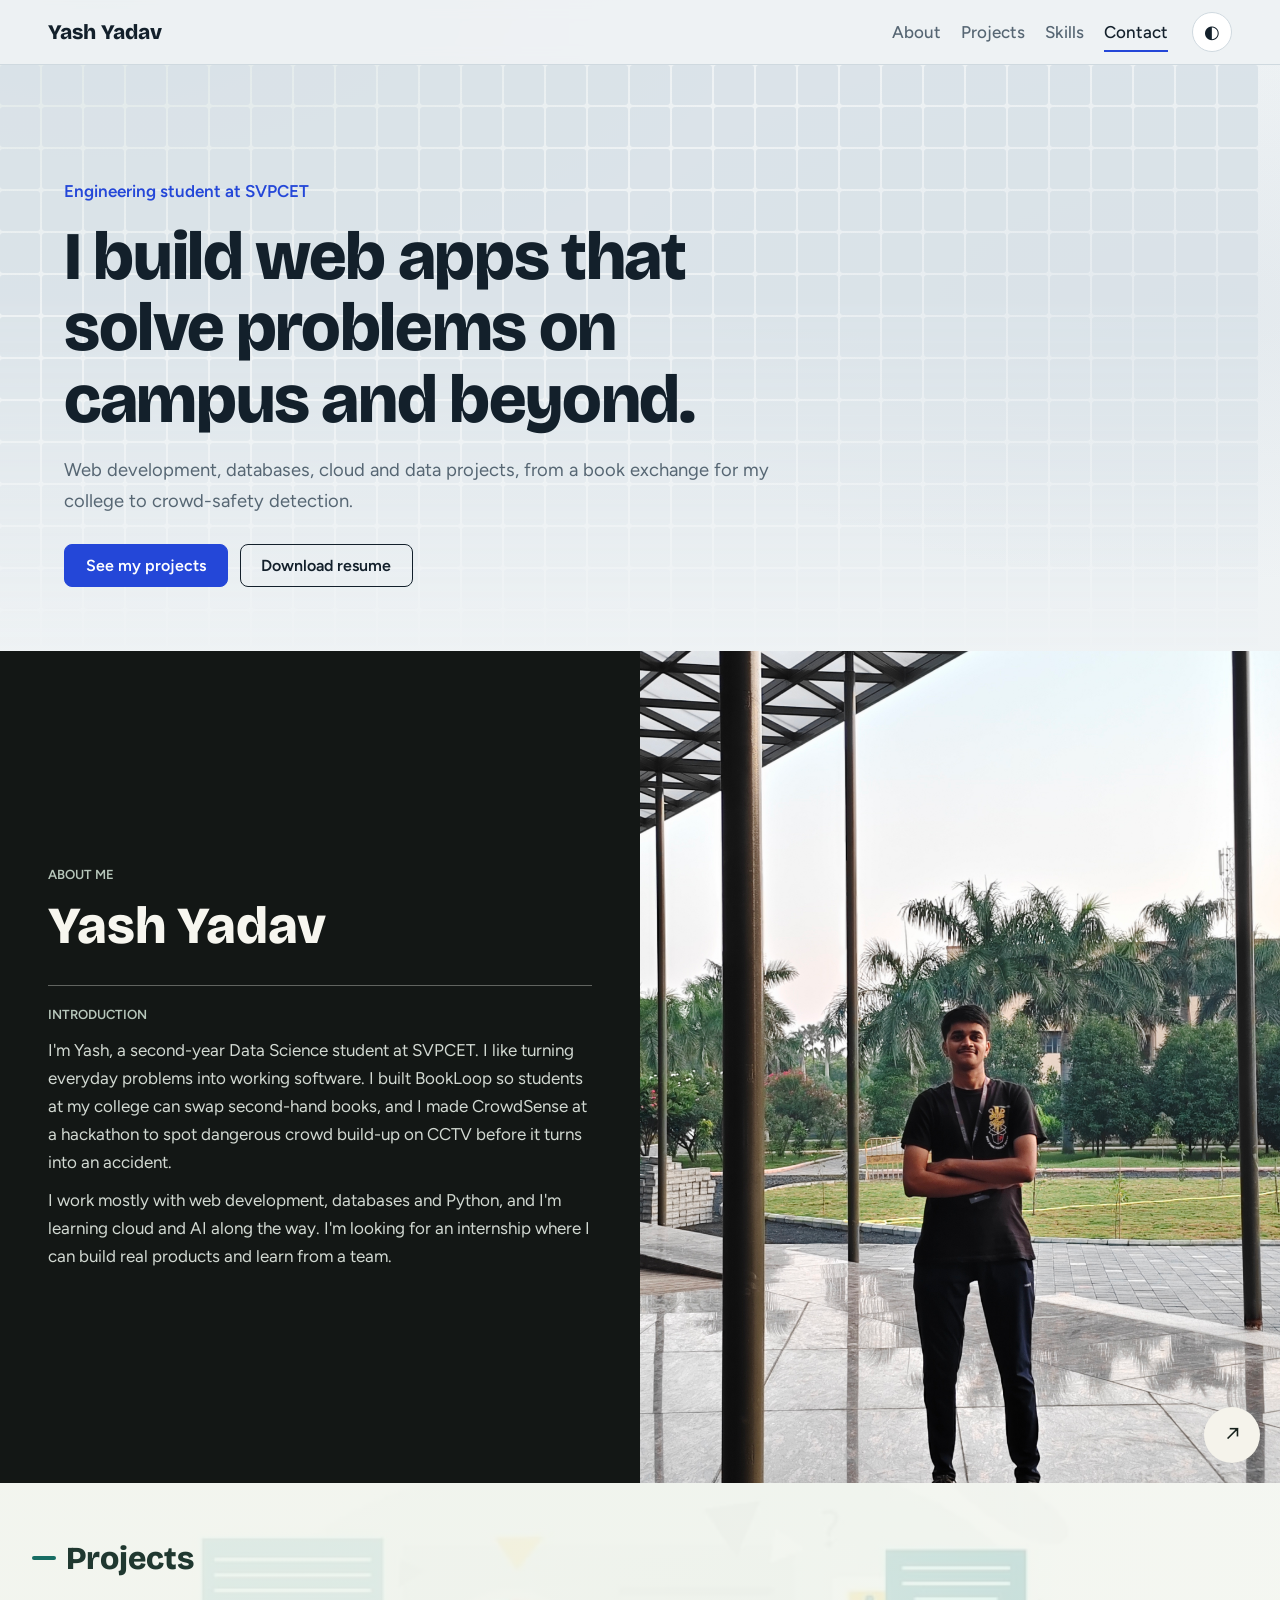
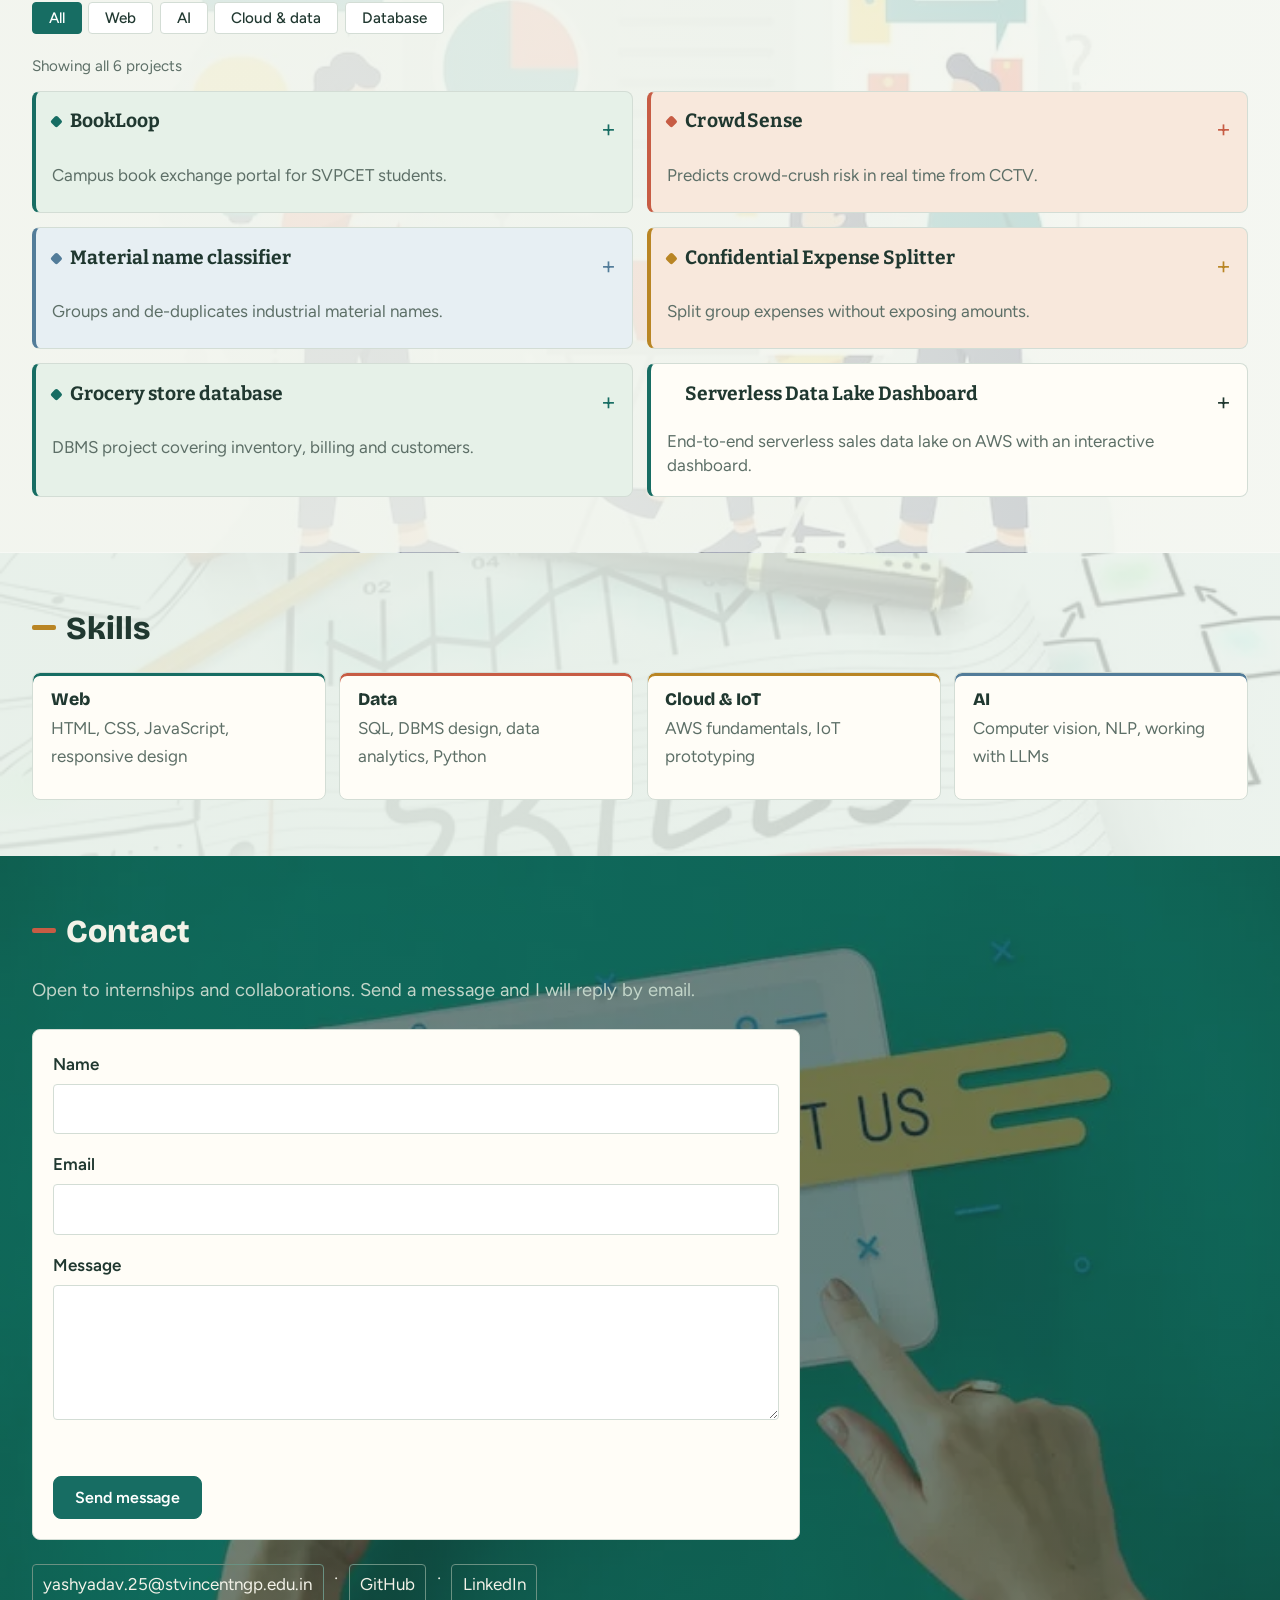
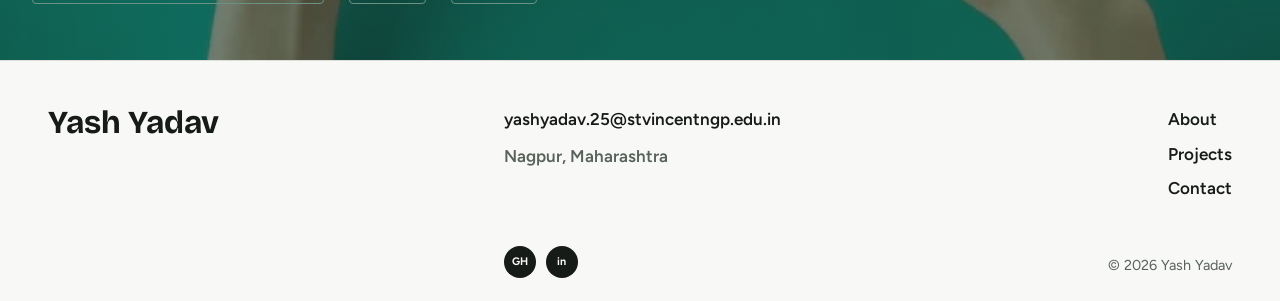
<file: index.html>
<!DOCTYPE html>
<html lang="en">
<head>
  <meta charset="UTF-8">
  <meta name="viewport" content="width=device-width, initial-scale=1">
  <title>Yash | Engineering Student & Developer</title>
  <meta name="description" content="Portfolio of Yash, engineering student at SVPCET building web apps, data and AI projects.">
  <link rel="preconnect" href="https://fonts.googleapis.com">
  <link rel="preconnect" href="https://fonts.gstatic.com" crossorigin>
  <link href="https://fonts.googleapis.com/css2?family=Bricolage+Grotesque:opsz,wght@12..96,500;12..96,800&family=Figtree:wght@400;500;600&family=Fraunces:opsz,wght@9..144,600&family=Chakra+Petch:wght@600&family=Syne:wght@700&family=Unbounded:wght@600&family=Bitter:wght@700&family=JetBrains+Mono:wght@400&display=swap" rel="stylesheet">
  <link rel="stylesheet" href="styles.css">
</head>
<body>
  <div class="progress" id="progress" aria-hidden="true"></div>
  <a class="skip" href="#projects">Skip to projects</a>

  <header class="nav">
    <a class="brand" href="#top">Yash Yadav</a>
    <nav aria-label="Main">
      <a href="#about">About</a>
      <a href="#projects">Projects</a>
      <a href="#skills">Skills</a>
      <a href="#contact">Contact</a>
    </nav>
    <button id="theme" class="icon-btn" aria-label="Switch to dark theme">◐</button>
  </header>

  <main id="top">
    <section class="hero">
      <div class="grid" id="grid" aria-hidden="true"></div>
      <div class="hero-text">
        <p class="kicker">Engineering student at SVPCET</p>
        <h1>I build web apps that solve problems on campus and beyond.</h1>
        <p class="lead">Web development, databases, cloud and data projects, from a book exchange for my college to crowd-safety detection.</p>
        <div class="actions">
          <a class="btn primary" href="#projects">See my projects</a>
          <a class="btn" href="resume.docx" download>Download resume</a>
        </div>
      </div>
    </section>

    <section id="about" class="section">
      <div class="about-layout section-inner">
        <div class="about-copy">
          <p class="about-label">About me</p>
          <h2>Yash Yadav</h2>
          <p class="about-intro-label">Introduction</p>
          <p class="about-copy-text">I'm Yash, a second-year Data Science student at SVPCET. I like turning everyday problems into working software. I built BookLoop so students at my college can swap second-hand books, and I made CrowdSense at a hackathon to spot dangerous crowd build-up on CCTV before it turns into an accident.</p>
          <p class="about-copy-text">I work mostly with web development, databases and Python, and I'm learning cloud and AI along the way. I'm looking for an internship where I can build real products and learn from a team.</p>
        </div>
        <div class="about-image">
          <img src="Yash1.jpeg" alt="Yash at St. Vincent Pallotti College of Engineering and Technology">
          <a class="about-jump" href="#projects" aria-label="Explore projects">↗</a>
        </div>
      </div>
    </section>

    <section id="projects" class="section">
      <div class="section-inner">
      <h2>Projects</h2>
      <div class="filters" role="group" aria-label="Filter projects">
        <button class="chip active" data-filter="all">All</button>
        <button class="chip" data-filter="web">Web</button>
        <button class="chip" data-filter="ai">AI</button>
        <button class="chip" data-filter="data">Cloud &amp; data</button>
        <button class="chip" data-filter="db">Database</button>
      </div>

      <p id="count" class="count" aria-live="polite">Showing all 6 projects</p>

      <ul class="projects">
        <li class="project" data-cat="web">
          <button class="project-head" aria-expanded="false">
            <span class="p-title f-book">BookLoop</span>
            <span class="p-sum">Campus book exchange portal for SVPCET students.</span>
            <span class="p-plus" aria-hidden="true">+</span>
          </button>
          <div class="project-body">
            <p>Students list, search and swap second-hand textbooks. Replace this text with what you built, the problem it solves and how many people use it.</p>
            <p class="tags">HTML · CSS · JavaScript · Backend</p>
            <a href="https://pallotti-bookloop.vercel.app" class="link">Live site</a> <a href="https://github.com/yashbroyadav2506-commits/BOOK-Loop" class="link">Source code</a>
            <!-- Add a screenshot: <img src="images/bookloop.png" alt="BookLoop home page" loading="lazy"> -->
          </div>
        </li>

        <li class="project" data-cat="ai">
          <button class="project-head" aria-expanded="false">
            <span class="p-title f-crowd">CrowdSense</span>
            <span class="p-sum">Predicts crowd-crush risk in real time from CCTV.</span>
            <span class="p-plus" aria-hidden="true">+</span>
          </button>
          <div class="project-body">
            <p>Detects people with YOLO, maps them onto an 8×8 grid to score density, and sends SMS alerts through Twilio before a crowd becomes dangerous. Built for a hackathon.</p>
            <p class="tags">Python · YOLO · Computer vision · Twilio</p>
            <a href="https://github.com/Harshlokhande07/CrowdSense" class="link">Source code</a>
          </div>
        </li>

        <li class="project" data-cat="ai">
          <button class="project-head" aria-expanded="false">
            <span class="p-title f-material">Material name classifier</span>
            <span class="p-sum">Groups and de-duplicates industrial material names.</span>
            <span class="p-plus" aria-hidden="true">+</span>
          </button>
          <div class="project-body">
            <p>A group project that uses NLP and LLMs to match messy material names to standardized codes.</p>
            <p class="tags">Python · NLP · LLMs</p>
            <a href="https://github.com/yashbroyadav2506-commits/Material-Code-Classifier" class="link">Source code</a>
          </div>
        </li>

        <li class="project" data-cat="web">
          <button class="project-head" aria-expanded="false">
            <span class="p-title f-expense">Confidential Expense Splitter</span>
            <span class="p-sum">Split group expenses without exposing amounts.</span>
            <span class="p-plus" aria-hidden="true">+</span>
          </button>
          <div class="project-body">
            <p>Built on the Midnight blockchain platform so balances stay private between friends.</p>
            <p class="tags">Blockchain · Privacy · Web</p>
            <a href="https://github.com/yashbroyadav2506-commits/Confidential-Expense-Splitter" class="link">Source code</a>
          </div>
        </li>

        <li class="project" data-cat="db">
          <button class="project-head" aria-expanded="false">
            <span class="p-title f-grocery">Grocery store database</span>
            <span class="p-sum">DBMS project covering inventory, billing and customers.</span>
            <span class="p-plus" aria-hidden="true">+</span>
          </button>
          <div class="project-body">
            <p>Normalized schema with queries for stock, sales and supplier reports.</p>
            <p class="tags">SQL · ER modelling · Normalization</p>
            <a href="https://github.com/yashbroyadav2506-commits/DBMS-Project-" class="link">Source code</a>
          </div>
        </li>

        <li class="project" data-cat="data">
          <button class="project-head" aria-expanded="false">
            <span class="p-title f-book">Serverless Data Lake Dashboard</span>
            <span class="p-sum">End-to-end serverless sales data lake on AWS with an interactive dashboard.</span>
            <span class="p-plus" aria-hidden="true">+</span>
          </button>
          <div class="project-body">
            <p>Built a serverless data pipeline on AWS that stores raw sales data in Amazon S3, uses an AWS Glue crawler to discover the schema automatically, and queries it with SQL in Amazon Athena. The results feed an interactive Streamlit dashboard that visualizes sales trends by month, category and state, covering the full cloud pipeline from raw files to insights.</p>
            <p class="tags">AWS S3 · AWS Glue · Amazon Athena · Python · Pandas · Streamlit · Plotly</p>
            <a href="https://github.com/yashbroyadav2506-commits/Serverless-Data-Lake-Dashboard" class="link">Source code</a>
            <img src="dashboard.png" alt="Serverless Data Lake Dashboard" loading="lazy">
            <img src="dashboard1.png" alt="Serverless Data Lake Dashboard" loading="lazy">
          </div>
        </li>
      </ul>
      </div>
    </section>

    <section id="skills" class="section">
      <div class="section-inner">
      <h2>Skills</h2>
      <dl class="skills">
        <div><dt>Web</dt><dd>HTML, CSS, JavaScript, responsive design</dd></div>
        <div><dt>Data</dt><dd>SQL, DBMS design, data analytics, Python</dd></div>
        <div><dt>Cloud &amp; IoT</dt><dd>AWS fundamentals, IoT prototyping</dd></div>
        <div><dt>AI</dt><dd>Computer vision, NLP, working with LLMs</dd></div>
      </dl>
      </div>
    </section>

  

    <section id="contact" class="section">
      <div class="section-inner">
      <h2>Contact</h2>
      <p class="lead">Open to internships and collaborations. Send a message and I will reply by email.</p>
      <form id="contact-form" class="form" novalidate>
        <label>Name <input name="name" required autocomplete="name"></label>
        <label>Email <input name="email" type="email" required autocomplete="email"></label>
        <label>Message <textarea name="message" rows="4" required></textarea></label>
        <p id="form-note" class="note" role="status"></p>
        <button class="btn primary" type="submit">Send message</button>
      </form>
      <p class="links"><a href="mailto:yashyadav.25@stvincentngp.edu.in">yashyadav.25@stvincentngp.edu.in</a> · <a href="https://github.com/yashbroyadav2506-commits">GitHub</a> · <a href="https://www.linkedin.com/in/yashyadav25">LinkedIn</a></p>
      </div>
    </section>
  </main>

  <footer class="footer">
    <div class="footer-inner">
      <a class="footer-name" href="#top">Yash Yadav</a>
      <div class="footer-contact">
        <a href="mailto:yashbro.yadav2506@gmail.com">yashyadav.25@stvincentngp.edu.in</a>
        <span>Nagpur, Maharashtra</span>
      </div>
      <nav class="footer-nav" aria-label="Footer navigation">
        <a href="#about">About</a>
        <a href="#projects">Projects</a>
        <a href="#contact">Contact</a>
      </nav>
      <div class="footer-socials">
        <a href="https://github.com/yashbroyadav2506-commits" aria-label="GitHub" title="GitHub">GH</a>
        <a href="https://www.linkedin.com/in/yashyadav25" aria-label="LinkedIn" title="LinkedIn">in</a>
      </div>
      <p class="footer-copyright">© <span id="year"></span> Yash Yadav</p>
    </div>
  </footer>
  <button id="to-top" class="to-top" aria-label="Back to top">↑</button>
  <script src="script.js"></script>
</body>
</html>
</file>
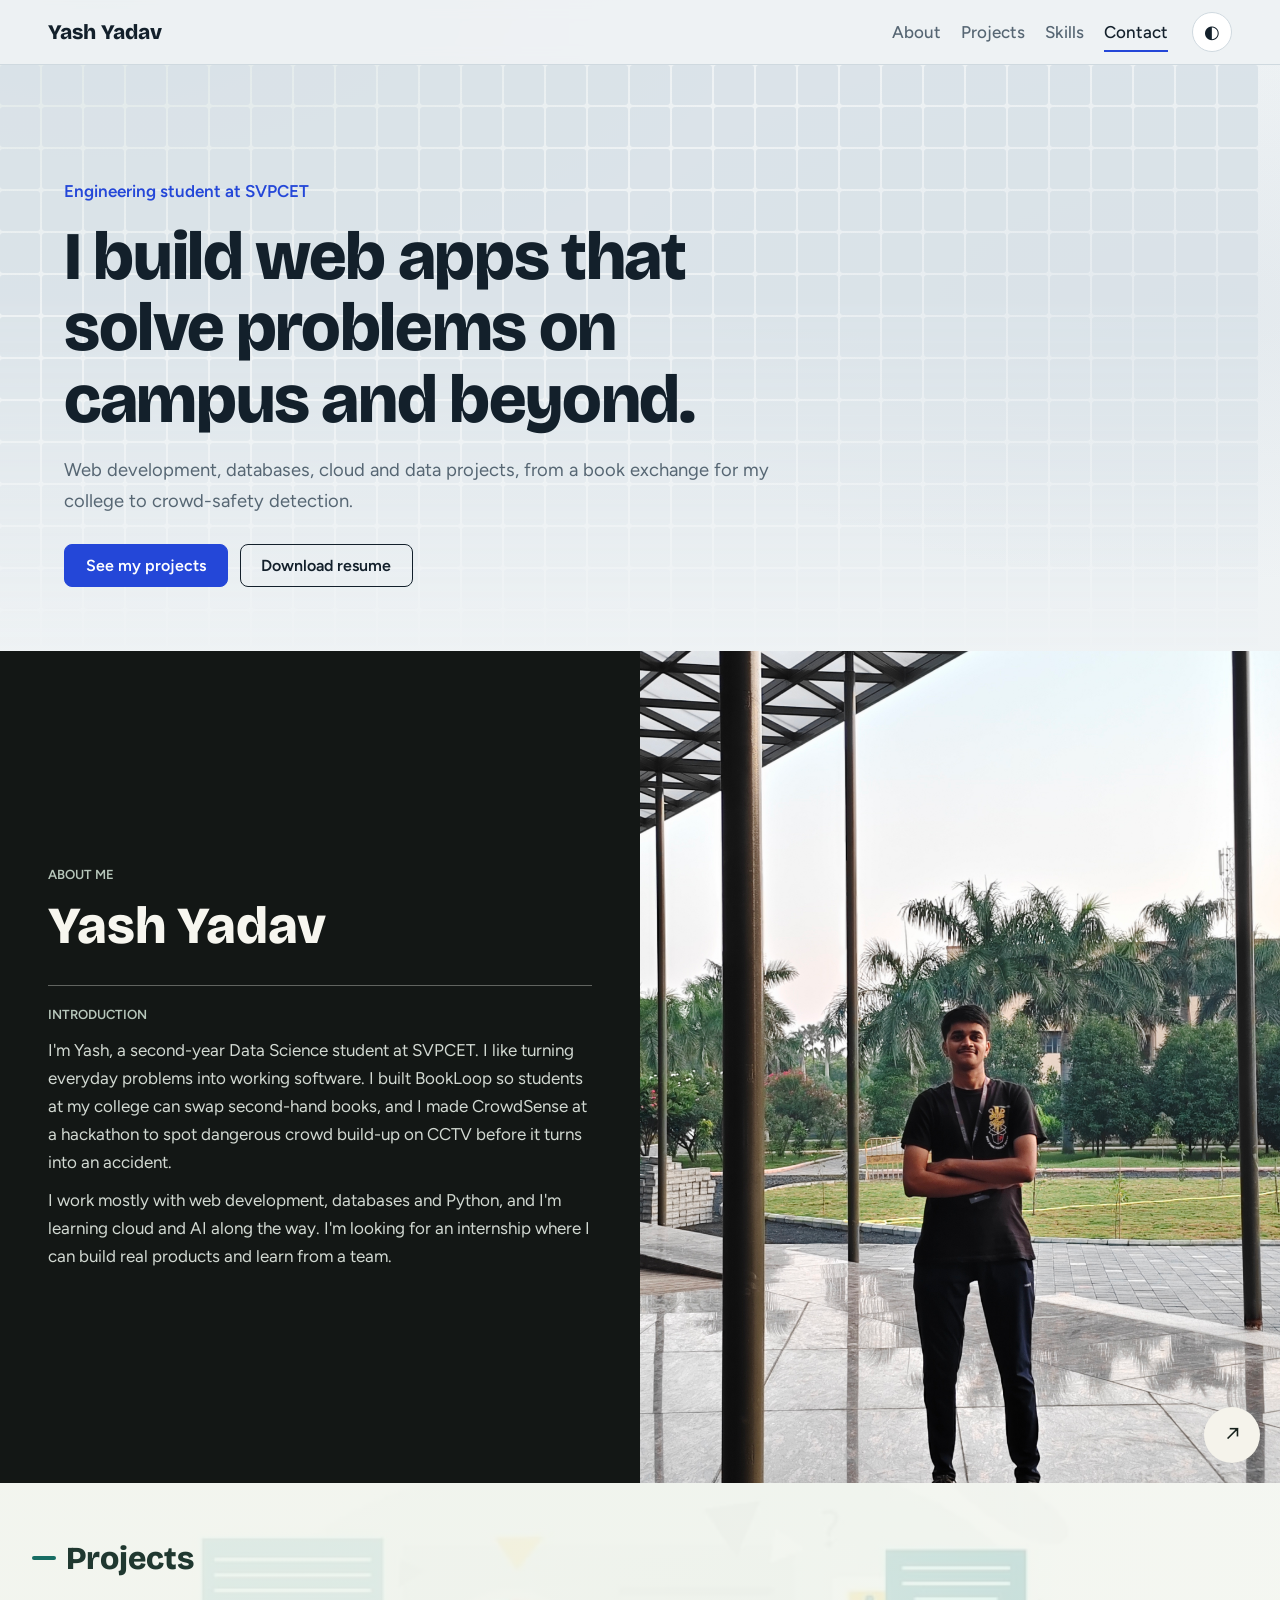
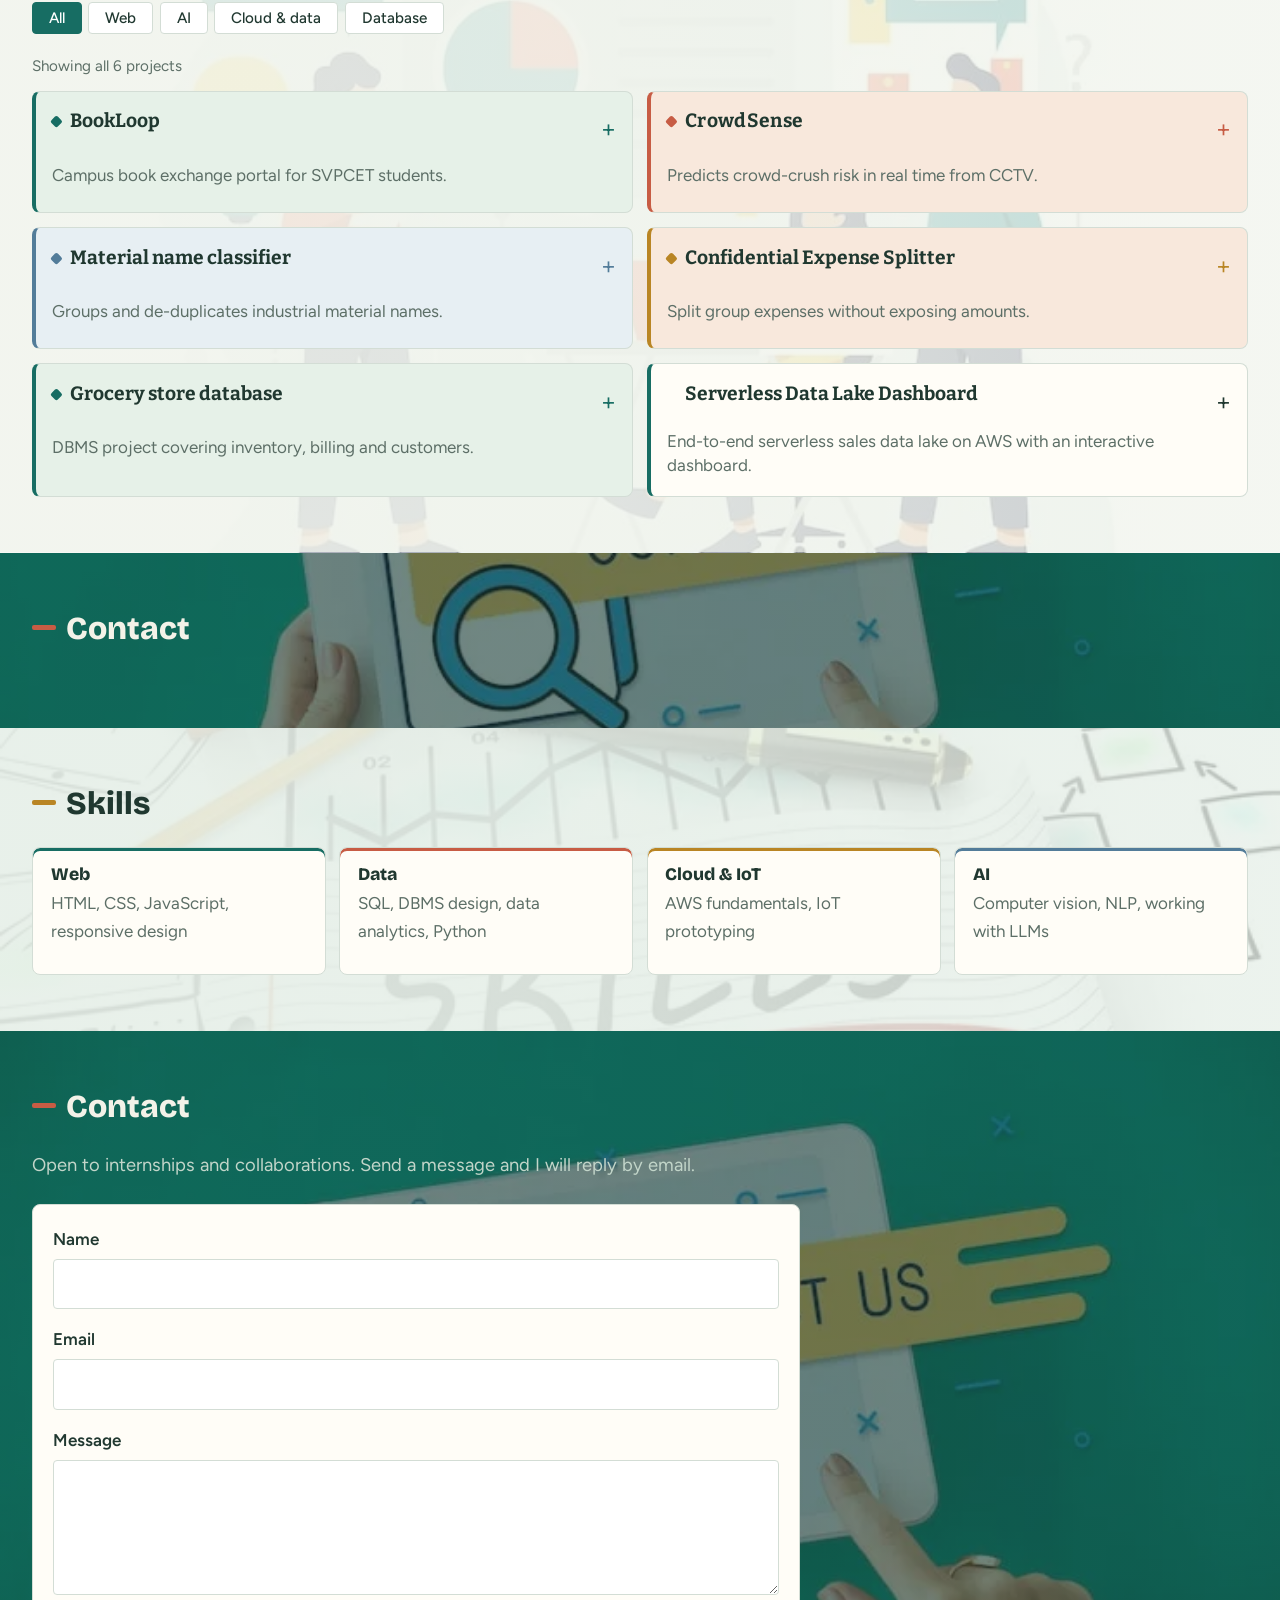
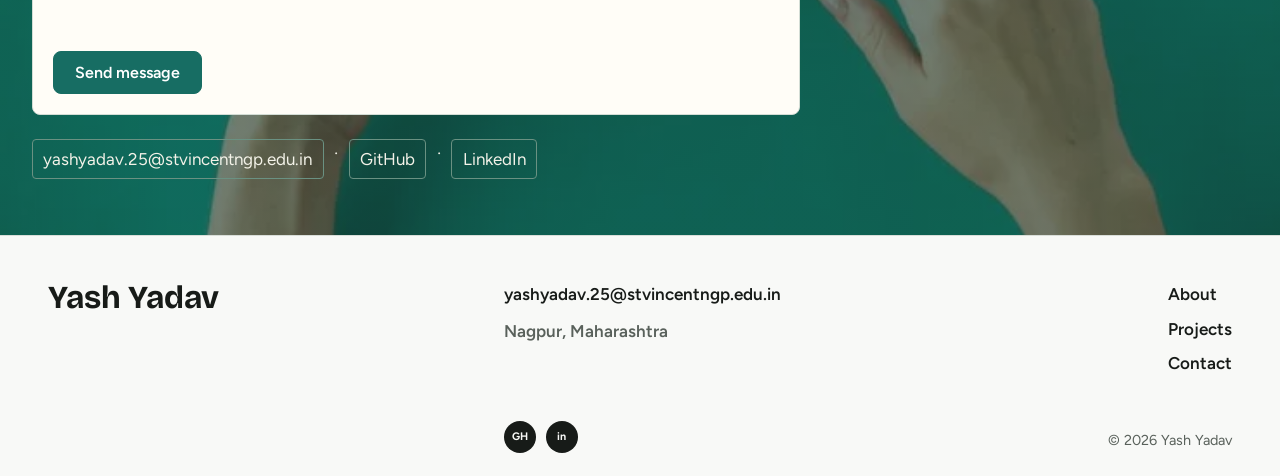
<file: index(1).html>
<!DOCTYPE html>
<html lang="en">
<head>
  <meta charset="UTF-8">
  <meta name="viewport" content="width=device-width, initial-scale=1">
  <title>Yash | Engineering Student & Developer</title>
  <meta name="description" content="Portfolio of Yash, engineering student at SVPCET building web apps, data and AI projects.">
  <link rel="preconnect" href="https://fonts.googleapis.com">
  <link rel="preconnect" href="https://fonts.gstatic.com" crossorigin>
  <link href="https://fonts.googleapis.com/css2?family=Bricolage+Grotesque:opsz,wght@12..96,500;12..96,800&family=Figtree:wght@400;500;600&family=Fraunces:opsz,wght@9..144,600&family=Chakra+Petch:wght@600&family=Syne:wght@700&family=Unbounded:wght@600&family=Bitter:wght@700&family=JetBrains+Mono:wght@400&display=swap" rel="stylesheet">
  <link rel="stylesheet" href="styles (1).css">
</head>
<body>
  <div class="progress" id="progress" aria-hidden="true"></div>
  <a class="skip" href="#projects">Skip to projects</a>

  <header class="nav">
    <a class="brand" href="#top">Yash Yadav</a>
    <nav aria-label="Main">
      <a href="#about">About</a>
      <a href="#projects">Projects</a>
      <a href="#skills">Skills</a>
      <a href="#contact">Contact</a>
    </nav>
    <button id="theme" class="icon-btn" aria-label="Switch to dark theme">◐</button>
  </header>

  <main id="top">
    <section class="hero">
      <div class="grid" id="grid" aria-hidden="true"></div>
      <div class="hero-text">
        <p class="kicker">Engineering student at SVPCET</p>
        <h1>I build web apps that solve problems on campus and beyond.</h1>
        <p class="lead">Web development, databases, cloud and data projects, from a book exchange for my college to crowd-safety detection.</p>
        <div class="actions">
          <a class="btn primary" href="#projects">See my projects</a>
          <a class="btn" href="resume.docx" download>Download resume</a>
        </div>
      </div>
    </section>

    <section id="about" class="section">
      <div class="about-layout section-inner">
        <div class="about-copy">
          <p class="about-label">About me</p>
          <h2>Yash Yadav</h2>
          <p class="about-intro-label">Introduction</p>
          <p class="about-copy-text">I'm Yash, a second-year Data Science student at SVPCET. I like turning everyday problems into working software. I built BookLoop so students at my college can swap second-hand books, and I made CrowdSense at a hackathon to spot dangerous crowd build-up on CCTV before it turns into an accident.</p>
          <p class="about-copy-text">I work mostly with web development, databases and Python, and I'm learning cloud and AI along the way. I'm looking for an internship where I can build real products and learn from a team.</p>
        </div>
        <div class="about-image">
          <img src="Yash1.jpeg" alt="Yash at St. Vincent Pallotti College of Engineering and Technology">
          <a class="about-jump" href="#projects" aria-label="Explore projects">↗</a>
        </div>
      </div>
    </section>

    <section id="projects" class="section">
      <div class="section-inner">
      <h2>Projects</h2>
      <div class="filters" role="group" aria-label="Filter projects">
        <button class="chip active" data-filter="all">All</button>
        <button class="chip" data-filter="web">Web</button>
        <button class="chip" data-filter="ai">AI</button>
        <button class="chip" data-filter="data">Cloud &amp; data</button>
        <button class="chip" data-filter="db">Database</button>
      </div>

      <p id="count" class="count" aria-live="polite">Showing all 6 projects</p>

      <ul class="projects">
        <li class="project" data-cat="web">
          <button class="project-head" aria-expanded="false">
            <span class="p-title f-book">BookLoop</span>
            <span class="p-sum">Campus book exchange portal for SVPCET students.</span>
            <span class="p-plus" aria-hidden="true">+</span>
          </button>
          <div class="project-body">
            <p>Students list, search and swap second-hand textbooks. Replace this text with what you built, the problem it solves and how many people use it.</p>
            <p class="tags">HTML · CSS · JavaScript · Backend</p>
            <a href="https://pallotti-bookloop.vercel.app" class="link">Live site</a> <a href="https://github.com/yashbroyadav2506-commits/BOOK-Loop" class="link">Source code</a>
            <!-- Add a screenshot: <img src="images/bookloop.png" alt="BookLoop home page" loading="lazy"> -->
          </div>
        </li>

        <li class="project" data-cat="ai">
          <button class="project-head" aria-expanded="false">
            <span class="p-title f-crowd">CrowdSense</span>
            <span class="p-sum">Predicts crowd-crush risk in real time from CCTV.</span>
            <span class="p-plus" aria-hidden="true">+</span>
          </button>
          <div class="project-body">
            <p>Detects people with YOLO, maps them onto an 8×8 grid to score density, and sends SMS alerts through Twilio before a crowd becomes dangerous. Built for a hackathon.</p>
            <p class="tags">Python · YOLO · Computer vision · Twilio</p>
            <a href="https://github.com/Harshlokhande07/CrowdSense" class="link">Source code</a>
          </div>
        </li>

        <li class="project" data-cat="ai">
          <button class="project-head" aria-expanded="false">
            <span class="p-title f-material">Material name classifier</span>
            <span class="p-sum">Groups and de-duplicates industrial material names.</span>
            <span class="p-plus" aria-hidden="true">+</span>
          </button>
          <div class="project-body">
            <p>A group project that uses NLP and LLMs to match messy material names to standardized codes.</p>
            <p class="tags">Python · NLP · LLMs</p>
            <a href="https://github.com/yashbroyadav2506-commits/Material-Code-Classifier" class="link">Source code</a>
          </div>
        </li>

        <li class="project" data-cat="web">
          <button class="project-head" aria-expanded="false">
            <span class="p-title f-expense">Confidential Expense Splitter</span>
            <span class="p-sum">Split group expenses without exposing amounts.</span>
            <span class="p-plus" aria-hidden="true">+</span>
          </button>
          <div class="project-body">
            <p>Built on the Midnight blockchain platform so balances stay private between friends.</p>
            <p class="tags">Blockchain · Privacy · Web</p>
            <a href="https://github.com/yashbroyadav2506-commits/Confidential-Expense-Splitter" class="link">Source code</a>
          </div>
        </li>

        <li class="project" data-cat="db">
          <button class="project-head" aria-expanded="false">
            <span class="p-title f-grocery">Grocery store database</span>
            <span class="p-sum">DBMS project covering inventory, billing and customers.</span>
            <span class="p-plus" aria-hidden="true">+</span>
          </button>
          <div class="project-body">
            <p>Normalized schema with queries for stock, sales and supplier reports.</p>
            <p class="tags">SQL · ER modelling · Normalization</p>
            <a href="https://github.com/yashbroyadav2506-commits/DBMS-Project-" class="link">Source code</a>
          </div>
        </li>

        <li class="project" data-cat="data">
          <button class="project-head" aria-expanded="false">
            <span class="p-title f-book">Serverless Data Lake Dashboard</span>
            <span class="p-sum">End-to-end serverless sales data lake on AWS with an interactive dashboard.</span>
            <span class="p-plus" aria-hidden="true">+</span>
          </button>
          <div class="project-body">
            <p>Built a serverless data pipeline on AWS that stores raw sales data in Amazon S3, uses an AWS Glue crawler to discover the schema automatically, and queries it with SQL in Amazon Athena. The results feed an interactive Streamlit dashboard that visualizes sales trends by month, category and state, covering the full cloud pipeline from raw files to insights.</p>
            <p class="tags">AWS S3 · AWS Glue · Amazon Athena · Python · Pandas · Streamlit · Plotly</p>
            <a href="https://github.com/yashbroyadav2506-commits/Serverless-Data-Lake-Dashboard" class="link">Source code</a>
            <img src="dashboard.png" alt="Serverless Data Lake Dashboard" loading="lazy">
            <img src="dashboard1.png" alt="Serverless Data Lake Dashboard" loading="lazy">
          </div>
        </li>
      </ul>
      </div>
    </section>

    <section id="contact" class="section">
      <div class="section-inner">
      <h2>Contact</h2>
          </div>
        </li>
      </ul>
      </div>
    </section>

    <section id="skills" class="section">
      <div class="section-inner">
      <h2>Skills</h2>
      <dl class="skills">
        <div><dt>Web</dt><dd>HTML, CSS, JavaScript, responsive design</dd></div>
        <div><dt>Data</dt><dd>SQL, DBMS design, data analytics, Python</dd></div>
        <div><dt>Cloud &amp; IoT</dt><dd>AWS fundamentals, IoT prototyping</dd></div>
        <div><dt>AI</dt><dd>Computer vision, NLP, working with LLMs</dd></div>
      </dl>
      </div>
    </section>

  

    <section id="contact" class="section">
      <div class="section-inner">
      <h2>Contact</h2>
      <p class="lead">Open to internships and collaborations. Send a message and I will reply by email.</p>
      <form id="contact-form" class="form" novalidate>
        <label>Name <input name="name" required autocomplete="name"></label>
        <label>Email <input name="email" type="email" required autocomplete="email"></label>
        <label>Message <textarea name="message" rows="4" required></textarea></label>
        <p id="form-note" class="note" role="status"></p>
        <button class="btn primary" type="submit">Send message</button>
      </form>
      <p class="links"><a href="mailto:yashyadav.25@stvincentngp.edu.in">yashyadav.25@stvincentngp.edu.in</a> · <a href="https://github.com/yashbroyadav2506-commits">GitHub</a> · <a href="https://www.linkedin.com/in/yashyadav25">LinkedIn</a></p>
      </div>
    </section>
  </main>

  <footer class="footer">
    <div class="footer-inner">
      <a class="footer-name" href="#top">Yash Yadav</a>
      <div class="footer-contact">
        <a href="mailto:yashbro.yadav2506@gmail.com">yashyadav.25@stvincentngp.edu.in</a>
        <span>Nagpur, Maharashtra</span>
      </div>
      <nav class="footer-nav" aria-label="Footer navigation">
        <a href="#about">About</a>
        <a href="#projects">Projects</a>
        <a href="#contact">Contact</a>
      </nav>
      <div class="footer-socials">
        <a href="https://github.com/yashbroyadav2506-commits" aria-label="GitHub" title="GitHub">GH</a>
        <a href="https://www.linkedin.com/in/yashyadav25" aria-label="LinkedIn" title="LinkedIn">in</a>
      </div>
      <p class="footer-copyright">© <span id="year"></span> Yash Yadav</p>
    </div>
  </footer>
  <button id="to-top" class="to-top" aria-label="Back to top">↑</button>
  <script src="script (1).js"></script>
</body>
</html>
</file>
<file: styles.css>
:root{
  --bg:#eef2f4; --surface:#fff; --ink:#13202b; --muted:#566673; --line:#cfd9df;
  --accent:#2447d8; --accent-ink:#fff; --cell:#d9e2e8;
  --portfolio-ink:#203830; --portfolio-muted:#5d6f67; --portfolio-line:#d3ddd5;
  --portfolio-card:#fffdf7; --project-one:#e6f1e8; --project-two:#f8e8dc; --project-three:#e7eff3;
  --page-glow-a:rgba(112,157,139,.12); --page-glow-b:rgba(128,153,178,.1);
  --portfolio-teal:#176d63; --portfolio-coral:#c75c44; --portfolio-gold:#b98524;
  --portfolio-project-band:#f1f4ed; --portfolio-skills-band:#e6efe8; --portfolio-education-band:#f7ede3;
  --projects-photo-wash:rgba(241,244,237,.91); --projects-photo-clear:rgba(241,244,237,.76);
  --skills-photo-wash:rgba(230,239,232,.91); --skills-photo-clear:rgba(230,239,232,.77);
  --contact-photo-wash:rgba(24,60,54,.62);
  --portfolio-contact:#183c36; --portfolio-contact-ink:#f3f2e8;
  --footer-bg:#f8f9f7; --footer-ink:#171b18; --footer-muted:#59615b;
  --education-photo-wash:rgba(247,237,227,.92); --education-photo-mid:rgba(247,237,227,.78);
  --education-photo-clear:rgba(247,237,227,.54);
  --display:'Bricolage Grotesque',system-ui,sans-serif;
  --body:'Figtree',system-ui,sans-serif;
}
:root[data-theme="dark"]{
  --bg:#0f1a22; --surface:#16252f; --ink:#e8eff3; --muted:#9bacb7; --line:#274050;
  --accent:#7d9bff; --accent-ink:#0f1a22; --cell:#1b2e3a;
  --portfolio-ink:#e7f1e9; --portfolio-muted:#b1c6bb; --portfolio-line:#365348;
  --portfolio-card:#1c332d; --project-one:#203a32; --project-two:#3b302b; --project-three:#263942;
  --page-glow-a:rgba(61,111,91,.18); --page-glow-b:rgba(61,88,116,.18);
  --portfolio-teal:#80c9a8; --portfolio-coral:#ff9a79; --portfolio-gold:#f0c66e;
  --portfolio-project-band:#142721; --portfolio-skills-band:#192f28; --portfolio-education-band:#302a25;
  --projects-photo-wash:rgba(20,39,33,.91); --projects-photo-clear:rgba(20,39,33,.76);
  --skills-photo-wash:rgba(25,47,40,.91); --skills-photo-clear:rgba(25,47,40,.77);
  --contact-photo-wash:rgba(16,35,31,.68);
  --portfolio-contact:#10231f; --portfolio-contact-ink:#eef3e9;
  --footer-bg:#e9ede9; --footer-ink:#171b18; --footer-muted:#59615b;
  --education-photo-wash:rgba(25,35,31,.94); --education-photo-mid:rgba(25,35,31,.84);
  --education-photo-clear:rgba(25,35,31,.68);
}
*{box-sizing:border-box}
html{scroll-behavior:smooth;scroll-padding-top:4.5rem}
body{
  margin:0;color:var(--ink);font:400 1.0625rem/1.65 var(--body);background-color:var(--bg);
  background-image:radial-gradient(ellipse 70% 48% at 8% 0%,var(--page-glow-a),transparent 72%),
    radial-gradient(ellipse 64% 42% at 94% 34%,var(--page-glow-b),transparent 74%),
    linear-gradient(160deg,var(--bg),color-mix(in srgb,var(--bg) 94%,var(--surface)));
  background-attachment:fixed;
}
a{color:var(--accent)}
:focus-visible{outline:3px solid var(--accent);outline-offset:3px}
.skip{position:absolute;left:-999px}
.skip:focus{left:1rem;top:1rem;background:var(--surface);padding:.5rem 1rem;z-index:10}

.nav{position:sticky;top:0;z-index:5;display:flex;align-items:center;gap:1.5rem;
  padding:.75rem clamp(1rem,4vw,3rem);background:color-mix(in srgb,var(--bg) 88%,transparent);
  backdrop-filter:blur(8px);border-bottom:1px solid var(--line)}
.brand{font:800 1.3rem var(--display);color:var(--ink);text-decoration:none;margin-right:auto}
.nav nav{display:flex;gap:1.25rem}
.nav nav a{color:var(--muted);text-decoration:none;font-weight:500}
.nav nav a:hover{color:var(--ink)}
.icon-btn{border:1px solid var(--line);background:var(--surface);color:var(--ink);
  width:2.5rem;height:2.5rem;border-radius:50%;font-size:1.1rem;cursor:pointer}

main{width:100%;max-width:none;margin:0;padding:0}
.footer{max-width:none;margin:0;padding:0}

/* Hero: a grid of cells that lights up under the pointer */
.hero{position:relative;width:100%;padding:clamp(3rem,10vw,7rem) 0 4rem;overflow:hidden}
.grid{position:absolute;inset:0;display:grid;grid-template-columns:repeat(auto-fill,2.5rem);
  grid-auto-rows:2.5rem;gap:2px;opacity:.9;mask-image:linear-gradient(#000 40%,transparent)}
.grid i{background:var(--cell);border-radius:3px;transition:background .6s}
.grid i.on{background:var(--accent);transition:background 0s}
.hero-text{position:relative;max-width:76rem;margin-inline:auto;padding-inline:clamp(1rem,4vw,2rem);pointer-events:none}
.hero-text a{pointer-events:auto}
.kicker{margin:0 0 1rem;font-weight:600;color:var(--accent)}
h1{font:800 clamp(2.2rem,6.5vw,4.25rem)/1.05 var(--display);letter-spacing:-.02em;margin:0 0 1.25rem;max-width:16ch}
.lead{max-width:46rem;color:var(--muted);font-size:1.15rem}
.actions{display:flex;flex-wrap:wrap;gap:.75rem;margin-top:1.75rem}
.btn{display:inline-block;padding:.7rem 1.3rem;border:1px solid var(--ink);border-radius:.5rem;
  color:var(--ink);background:transparent;text-decoration:none;font:600 1rem var(--body);cursor:pointer}
.btn:hover{background:var(--surface)}
.btn.primary{background:var(--accent);border-color:var(--accent);color:var(--accent-ink)}
.btn.primary:hover{filter:brightness(1.1)}

.section{
  width:100%;margin:0;padding:3.5rem clamp(1rem,4vw,3rem);
  border-top:1px solid var(--line);
}
.section-inner{width:100%;max-width:76rem;margin-inline:auto}
h2{font:800 2rem var(--display);margin:0 0 1.5rem;letter-spacing:-.01em}

.filters{display:flex;flex-wrap:wrap;gap:.5rem;margin-bottom:1.25rem}
.chip{border:1px solid var(--line);background:var(--surface);color:var(--ink);border-radius:2rem;
  padding:.35rem 1rem;font:500 .95rem var(--body);cursor:pointer}
.chip.active{background:var(--ink);color:var(--bg);border-color:var(--ink)}

.projects{list-style:none;margin:0;padding:0;border-top:1px solid var(--line)}
.project{border-bottom:1px solid var(--line)}
.project[hidden]{display:none}
.project-head{all:unset;box-sizing:border-box;width:100%;display:grid;
  grid-template-columns:minmax(0,14rem) 1fr auto;gap:1rem;align-items:baseline;padding:1.25rem .25rem;cursor:pointer}
.project-head:hover .p-title{color:var(--accent)}
.project-head:focus-visible{outline:3px solid var(--accent);outline-offset:2px}
.p-title{font:800 1.25rem var(--display)}
.p-sum{color:var(--muted)}
.p-plus{font-size:1.5rem;transition:transform .25s}
.project-head[aria-expanded="true"] .p-plus{transform:rotate(45deg)}
.project-body{display:grid;grid-template-rows:0fr;transition:grid-template-rows .3s;padding:0 .25rem}
.project-body>*{overflow:hidden;min-height:0}
.project.open .project-body{grid-template-rows:1fr}
.project-body img{max-width:100%;border-radius:.5rem;margin-top:1rem}
.project.open .project-body{padding-bottom:1.25rem}
.tags{color:var(--muted);font-size:.95rem;margin:.25rem 0 .75rem}
.link{margin-right:1rem;font-weight:600}

.skills{display:grid;grid-template-columns:repeat(auto-fit,minmax(14rem,1fr));gap:1.5rem 2rem;margin:0}
.skills dt{font:800 1.1rem var(--display)}
.skills dd{margin:.25rem 0 0;color:var(--muted)}
.edu{margin:0}

.form{display:grid;gap:1rem;max-width:32rem;margin:1.5rem 0}
.form label{display:grid;gap:.35rem;font-weight:600}
.form input,.form textarea{font:inherit;padding:.65rem .8rem;border:1px solid var(--line);
  border-radius:.5rem;background:var(--surface);color:var(--ink)}
.form [aria-invalid="true"]{border-color:#d33}
.form .btn{justify-self:start}
.note{margin:0;min-height:1.5rem;color:var(--muted)}
.footer{padding-top:2rem;padding-bottom:3rem;color:var(--muted)}

/* Project typography: each title gets its own typeface, tags use a mono face */
.p-title{font-size:1.3rem;line-height:1.2}
.f-book{font-family:'Fraunces',serif;font-weight:600}
.f-crowd{font-family:'Chakra Petch',sans-serif;font-weight:600;letter-spacing:.02em}
.f-material{font-family:'Syne',sans-serif;font-weight:700}
.f-expense{font-family:'Unbounded',sans-serif;font-weight:600;font-size:1.05rem}
.f-grocery{font-family:'Bitter',serif;font-weight:700}
.tags{font-family:'JetBrains Mono',ui-monospace,monospace;font-size:.85rem}
.count{margin:0 0 .75rem;color:var(--muted);font-size:.95rem}

/* Motion: each item below answers a scroll, a click or a mistake */
.progress{position:fixed;top:0;left:0;width:100%;height:3px;background:var(--accent);
  transform:scaleX(0);transform-origin:left;z-index:20}
.nav nav a{position:relative;padding:.25rem 0}
.nav nav a::after{content:"";position:absolute;left:0;right:0;bottom:-2px;height:2px;background:var(--accent);
  transform:scaleX(0);transform-origin:left;transition:transform .25s}
.nav nav a:hover::after,.nav nav a.active{color:var(--ink)}
.nav nav a:hover::after,.nav nav a.active::after{transform:scaleX(1)}

@keyframes rise{from{opacity:0;transform:translateY(18px)}to{opacity:1;transform:none}}
.js .hero-text>*{animation:rise .7s cubic-bezier(.2,.7,.2,1) both}
.js .hero-text>:nth-child(2){animation-delay:.12s}
.js .hero-text>:nth-child(3){animation-delay:.24s}
.js .hero-text>:nth-child(4){animation-delay:.36s}

.js .reveal{opacity:0;transform:translateY(14px);
  transition:opacity .6s ease,transform .6s ease;transition-delay:calc(var(--i,0)*70ms)}
.js .reveal.in{opacity:1;transform:none}

@keyframes pop{from{opacity:0;transform:scale(.97) translateY(6px)}to{opacity:1;transform:none}}
.project.pop{animation:pop .35s ease both;animation-delay:calc(var(--i,0)*60ms)}
.project-head{transition:padding-left .2s}
.project-head:hover{padding-left:.75rem}
.btn,.chip{transition:background .2s,transform .15s,color .2s}
.btn:active,.chip:active{transform:scale(.96)}
.chip:hover{border-color:var(--ink)}

@keyframes shake{20%,60%{transform:translateX(-6px)}40%,80%{transform:translateX(6px)}}
.form.shake{animation:shake .4s}
.note.ok{color:var(--accent);font-weight:600}
.note.ok::before{content:"✓ "}

.to-top{position:fixed;right:1.25rem;bottom:1.25rem;width:2.75rem;height:2.75rem;border-radius:50%;
  border:0;background:var(--accent);color:var(--accent-ink);font-size:1.2rem;cursor:pointer;
  opacity:0;transform:translateY(12px);pointer-events:none;transition:opacity .25s,transform .25s}
.to-top.show{opacity:1;transform:none;pointer-events:auto}

@media (max-width:640px){
  .nav nav{display:none}
  .project-head{grid-template-columns:1fr auto}
  .p-sum{grid-column:1;grid-row:2}
  .p-plus{grid-column:2;grid-row:1}
}
@media (prefers-reduced-motion:reduce){
  html{scroll-behavior:auto}
  *,*::before,*::after{transition:none!important;animation:none!important}
}

/* Portfolio sections: full-width color bands with information grouped into clear shapes */
#projects.section,#skills.section,#education.section,#contact.section{
  padding:3.5rem clamp(1rem,4vw,2rem);
  border-top:0;
  color:var(--portfolio-ink);
}
#about.section{
  min-height:calc(100svh - 4.25rem);padding:0;perspective:1400px;perspective-origin:center 62%;
  border-top:0;
}
.about-layout{
  display:grid;grid-template-columns:minmax(0,1fr) minmax(0,1fr);
  min-height:inherit;max-width:none;width:100%;margin:0;overflow:hidden;border-radius:0;background:#131715;
}
.about-copy{position:relative;isolation:isolate;overflow:hidden}
.js #about .about-copy.reveal{
  opacity:0;transform:rotateX(-32deg) translateY(2rem);transform-origin:center bottom;
  backface-visibility:hidden;transition:opacity .7s ease,transform 1s cubic-bezier(.18,.72,.25,1);
}
.js #about .about-copy.reveal.in{opacity:1;transform:none}
.js #about .about-copy::before{
  content:"";position:absolute;inset:0;z-index:3;pointer-events:none;
  background:linear-gradient(105deg,#203830 0%,#131715 58%,#263a31 100%);
  transform:translateY(0);transition:transform .95s cubic-bezier(.77,0,.18,1);
}
.js #about .about-copy.reveal.in::before{transform:translateY(-101%)}
.about-copy{
  display:flex;flex-direction:column;justify-content:center;padding:3rem;
  background:#131715;color:#f2f2eb;
}
.about-label,.about-intro-label{
  margin:0;color:#b7c7bb;font-size:.82rem;font-weight:600;text-transform:uppercase;
}
.about-copy h2{
  margin:.8rem 0 2rem;color:#f7f6ef;font:800 3.25rem/1.05 var(--display);letter-spacing:0;
}
.about-intro-label{padding-top:1.1rem;border-top:1px solid rgba(242,242,235,.35)}
.about-copy-text{max-width:40rem;margin:.65rem 0 0;color:#d2d9d2;line-height:1.65}
.about-image{position:relative;min-width:0;min-height:0;overflow:hidden;background:#d7d9d1}
.about-image img{position:absolute;inset:0;width:100%;height:100%;object-fit:cover;object-position:center 50%}
.js #about .about-copy>.reveal{
  opacity:0;transition:opacity .65s ease,transform .75s cubic-bezier(.2,.7,.2,1);
  transition-delay:calc(var(--i,0)*95ms);
}
.js #about .about-copy>.reveal:nth-child(odd){transform:translate3d(0,28px,0) rotate(-1deg)}
.js #about .about-copy>.reveal:nth-child(even){transform:translate3d(0,22px,0) rotate(1deg)}
.js #about .about-copy>.reveal.in{opacity:1;transform:none}
@media (prefers-reduced-motion:reduce){
  .js #about .about-copy.reveal,.js #about .about-copy>.reveal{
    opacity:1;transform:none;
  }
  .js #about .about-copy::before{transform:translateY(-101%)}
}
.about-jump{
  position:absolute;right:1.25rem;bottom:1.25rem;display:grid;place-items:center;width:3.5rem;aspect-ratio:1;
  border-radius:50%;background:#f5f3eb;color:#17211c;text-decoration:none;font-size:1.35rem;
  transition:transform .2s ease,background-color .2s ease;
}
.about-jump:hover{transform:translate(2px,-2px);background:#dce9dd}
#projects.section{
  background-color:color-mix(in srgb,var(--portfolio-project-band) 94%,transparent);
  background-image:linear-gradient(90deg,var(--projects-photo-wash) 0%,var(--projects-photo-wash) 44%,var(--projects-photo-clear) 100%),url("Projects.webp");
  background-size:cover;
  background-position:center;
  background-repeat:no-repeat;
}
#skills.section{
  background-color:color-mix(in srgb,var(--portfolio-skills-band) 94%,transparent);
  background-image:linear-gradient(90deg,var(--skills-photo-wash) 0%,var(--skills-photo-wash) 42%,var(--skills-photo-clear) 100%),url("Skills.webp");
  background-size:cover;
  background-position:center;
  background-repeat:no-repeat;
}
#education.section{
  background-color:color-mix(in srgb,var(--portfolio-education-band) 94%,transparent);
  background-image:linear-gradient(90deg,var(--education-photo-wash) 0%,var(--education-photo-mid) 52%,var(--education-photo-clear) 100%),url("Pallotti%20college.jpeg");
  background-size:cover;
  background-position:center 62%;
  background-repeat:no-repeat;
}
#projects h2,#skills h2,#education h2{color:var(--portfolio-ink);letter-spacing:0}
#projects h2::before,#skills h2::before,#education h2::before,#contact h2::before{
  content:"";display:inline-block;width:1.5rem;height:.3rem;margin:0 .65rem .35rem 0;
  border-radius:2px;background:var(--portfolio-teal);vertical-align:middle;
}
#skills h2::before{background:var(--portfolio-gold)}
#education h2::before{background:var(--portfolio-coral)}

#projects .filters{gap:.4rem}
#projects .chip{border-radius:4px;border-color:var(--portfolio-line);color:var(--portfolio-ink)}
#projects .chip.active{background:var(--portfolio-teal);border-color:var(--portfolio-teal);color:#fff}
#projects .chip:hover{border-color:var(--portfolio-teal)}
#projects .count{color:var(--portfolio-muted)}
.projects{display:grid;grid-template-columns:repeat(2,minmax(0,1fr));gap:.9rem;border:0}
.project{
  min-width:0;overflow:hidden;border:1px solid var(--portfolio-line);border-left:4px solid var(--project-accent,var(--portfolio-teal));
  border-radius:8px;background:var(--project-tint,var(--portfolio-card));
}
.project:nth-child(1){--project-accent:var(--portfolio-teal);--project-tint:var(--project-one)}
.project:nth-child(2){--project-accent:var(--portfolio-coral);--project-tint:var(--project-two)}
.project:nth-child(3){--project-accent:#527c99;--project-tint:var(--project-three)}
.project:nth-child(4){--project-accent:var(--portfolio-gold);--project-tint:var(--project-two)}
.project:nth-child(5){--project-accent:var(--portfolio-teal);--project-tint:var(--project-one)}
.project-head{
  grid-template-columns:minmax(0,1fr) auto;gap:.45rem .75rem;align-items:start;
  min-height:7.5rem;padding:1.1rem 1rem;
}
.project-head:hover{padding-left:1.15rem}
.project-head:hover .p-title{color:var(--project-accent)}
.p-title{grid-column:1;grid-row:1;color:var(--portfolio-ink);font-size:1.2rem}
.project .p-title{font-family:'Bitter',serif;font-size:1.2rem;font-weight:700}
.p-title::before{
  content:"";display:inline-block;width:.55rem;height:.55rem;margin:0 .55rem .08rem 0;
  border-radius:2px;background:var(--project-accent);transform:rotate(45deg);
}
.p-sum{grid-column:1;grid-row:2;color:var(--portfolio-muted);line-height:1.45}
.p-plus{grid-column:2;grid-row:1;color:var(--project-accent)}
.project-body{display:block;max-height:0;overflow:hidden;padding:0 1rem;transition:max-height .3s ease,padding .3s ease}
.project.open .project-body{max-height:40rem;padding:0 1rem 1rem}
.project-body p{color:var(--portfolio-ink)}
.project-body .tags{color:var(--portfolio-muted)}
#projects .link,#contact .links a{color:var(--portfolio-teal)}

.skills{grid-template-columns:repeat(auto-fit,minmax(12rem,1fr));gap:.85rem;margin:0}
.skills>div{
  min-height:8rem;padding:1rem 1.1rem;border:1px solid var(--portfolio-line);border-radius:8px;
  background:var(--portfolio-card);box-shadow:inset 0 3px 0 var(--skill-accent,var(--portfolio-teal));
  transition:transform .2s ease,border-color .2s ease,box-shadow .2s ease;
}
.skills>div:nth-child(2){--skill-accent:var(--portfolio-coral)}
.skills>div:nth-child(3){--skill-accent:var(--portfolio-gold)}
.skills>div:nth-child(4){--skill-accent:#527c99}
.skills dt{color:var(--portfolio-ink)}
.skills dd{color:var(--portfolio-muted)}

.edu{
  max-width:42rem;margin:0;padding:1.35rem 1.5rem;border:1px solid var(--portfolio-line);
  border-left:5px solid var(--portfolio-coral);border-radius:8px;background:var(--portfolio-card);
  color:var(--portfolio-muted);transition:transform .2s ease,box-shadow .2s ease;
}
.edu strong{color:var(--portfolio-ink)}

#contact.section{
  background-color:color-mix(in srgb,var(--portfolio-contact) 94%,transparent);
  background-image:linear-gradient(90deg,var(--contact-photo-wash),var(--contact-photo-wash)),url("contact.webp");
  background-size:cover;
  background-position:center;
  background-repeat:no-repeat;
  color:var(--portfolio-contact-ink);
}
#contact h2{color:var(--portfolio-contact-ink);letter-spacing:0}
#contact h2::before{background:var(--portfolio-coral)}
#contact .lead{max-width:46rem;color:#c2d5c9}
#contact .form{
  max-width:48rem;margin:1.5rem 0;padding:1.25rem;border:1px solid #d3ddd5;border-radius:8px;
  background:var(--portfolio-card);color:var(--portfolio-ink);
  transition:transform .2s ease,border-color .2s ease,box-shadow .2s ease;
}
#contact .form input,#contact .form textarea{border-radius:4px;border-color:var(--portfolio-line)}
#contact .form .btn.primary{background:var(--portfolio-teal);border-color:var(--portfolio-teal);color:#fff}
#contact .note{color:var(--portfolio-muted)}
#contact .note.ok{color:var(--portfolio-teal)}
#contact .links{display:flex;flex-wrap:wrap;gap:.65rem;margin:1.5rem 0 0}
#contact .links a{
  display:inline-block;padding:.3rem .65rem;border:1px solid #6a9182;border-radius:4px;
  color:var(--portfolio-contact-ink);text-decoration:none;
}
#contact .links a:hover{background:#284d43}
@media (hover:hover){
  #skills.section,#education.section,#contact.section{transition:background-color .25s ease}
  #skills.section:hover{background-color:color-mix(in srgb,color-mix(in srgb,var(--portfolio-skills-band) 90%,var(--portfolio-gold)) 94%,transparent)}
  #education.section:hover{background-color:color-mix(in srgb,color-mix(in srgb,var(--portfolio-education-band) 90%,var(--portfolio-coral)) 94%,transparent)}
  #contact.section:hover{background-color:color-mix(in srgb,color-mix(in srgb,var(--portfolio-contact) 94%,var(--portfolio-teal)) 96%,transparent)}
  #skills .skills>div:hover{
    transform:translateY(-3px);border-color:var(--skill-accent,var(--portfolio-teal));
    box-shadow:0 8px 18px color-mix(in srgb,var(--portfolio-ink) 12%,transparent),inset 0 3px 0 var(--skill-accent,var(--portfolio-teal));
  }
  #education .edu:hover{transform:translateY(-3px);box-shadow:0 8px 18px color-mix(in srgb,var(--portfolio-ink) 12%,transparent)}
  #contact .form:hover,#contact .form:focus-within{
    transform:translateY(-2px);border-color:var(--portfolio-teal);
    box-shadow:0 8px 20px color-mix(in srgb,#000 20%,transparent);
  }
}
.footer{
  width:100%;margin:0;padding:2.8rem clamp(1rem,4vw,3rem) 1.4rem;
  border-top:1px solid #d9ded9;background:var(--footer-bg);color:var(--footer-ink);
}
.footer-inner{
  display:grid;grid-template-columns:minmax(0,1.2fr) minmax(0,1fr) minmax(0,1fr);
  gap:2.75rem 3rem;max-width:80rem;margin-inline:auto;
}
.footer-name{
  grid-column:1;grid-row:1;align-self:start;color:var(--footer-ink);
  font:700 2rem/1.1 var(--display);text-decoration:none;
}
.footer-contact{grid-column:2;grid-row:1;display:grid;align-content:start;gap:.55rem;color:var(--footer-muted);font-weight:600}
.footer-contact a{color:var(--footer-ink);text-decoration:none;overflow-wrap:anywhere}
.footer-nav{grid-column:3;grid-row:1;display:grid;justify-self:end;align-content:start;gap:.4rem}
.footer-nav a{color:var(--footer-ink);font-weight:600;text-decoration:none}
.footer-nav a:hover,.footer-contact a:hover{text-decoration:underline;text-underline-offset:3px}
.footer-socials{grid-column:2;grid-row:2;display:flex;gap:.6rem;align-self:end}
.footer-socials a{
  display:grid;place-items:center;width:2rem;height:2rem;border-radius:50%;
  background:var(--footer-ink);color:var(--footer-bg);font-size:.68rem;font-weight:700;text-decoration:none;
}
.footer-copyright{grid-column:3;grid-row:2;justify-self:end;align-self:end;margin:0;color:var(--footer-muted);font-size:.9rem}
@media (max-width:640px){
  .footer-inner{grid-template-columns:minmax(0,1fr) minmax(0,1fr);gap:2rem 1.25rem}
  .footer-name{grid-column:1;grid-row:1}
  .footer-contact{grid-column:2;grid-row:1}
  .footer-nav{grid-column:1;grid-row:2;justify-self:start}
  .footer-socials{grid-column:1;grid-row:3}
  .footer-copyright{grid-column:2;grid-row:3;text-align:right}
}
@media (max-width:640px){
  .projects{grid-template-columns:1fr}
  .project-head{min-height:0}
  #about.section{min-height:0;padding:0}
  .about-layout{grid-template-columns:1fr;min-height:0}
  .about-copy{padding:2.25rem 1.4rem}
  .about-copy h2{font-size:2.5rem;margin-bottom:1.5rem}
  .about-image{min-height:25rem}
  .about-image img{object-position:center 44%}
}
</file>
<file: styles (1).css>
:root{
  --bg:#eef2f4; --surface:#fff; --ink:#13202b; --muted:#566673; --line:#cfd9df;
  --accent:#2447d8; --accent-ink:#fff; --cell:#d9e2e8;
  --portfolio-ink:#203830; --portfolio-muted:#5d6f67; --portfolio-line:#d3ddd5;
  --portfolio-card:#fffdf7; --project-one:#e6f1e8; --project-two:#f8e8dc; --project-three:#e7eff3;
  --page-glow-a:rgba(112,157,139,.12); --page-glow-b:rgba(128,153,178,.1);
  --portfolio-teal:#176d63; --portfolio-coral:#c75c44; --portfolio-gold:#b98524;
  --portfolio-project-band:#f1f4ed; --portfolio-skills-band:#e6efe8; --portfolio-education-band:#f7ede3;
  --projects-photo-wash:rgba(241,244,237,.91); --projects-photo-clear:rgba(241,244,237,.76);
  --skills-photo-wash:rgba(230,239,232,.91); --skills-photo-clear:rgba(230,239,232,.77);
  --contact-photo-wash:rgba(24,60,54,.62);
  --portfolio-contact:#183c36; --portfolio-contact-ink:#f3f2e8;
  --footer-bg:#f8f9f7; --footer-ink:#171b18; --footer-muted:#59615b;
  --education-photo-wash:rgba(247,237,227,.92); --education-photo-mid:rgba(247,237,227,.78);
  --education-photo-clear:rgba(247,237,227,.54);
  --display:'Bricolage Grotesque',system-ui,sans-serif;
  --body:'Figtree',system-ui,sans-serif;
}
:root[data-theme="dark"]{
  --bg:#0f1a22; --surface:#16252f; --ink:#e8eff3; --muted:#9bacb7; --line:#274050;
  --accent:#7d9bff; --accent-ink:#0f1a22; --cell:#1b2e3a;
  --portfolio-ink:#e7f1e9; --portfolio-muted:#b1c6bb; --portfolio-line:#365348;
  --portfolio-card:#1c332d; --project-one:#203a32; --project-two:#3b302b; --project-three:#263942;
  --page-glow-a:rgba(61,111,91,.18); --page-glow-b:rgba(61,88,116,.18);
  --portfolio-teal:#80c9a8; --portfolio-coral:#ff9a79; --portfolio-gold:#f0c66e;
  --portfolio-project-band:#142721; --portfolio-skills-band:#192f28; --portfolio-education-band:#302a25;
  --projects-photo-wash:rgba(20,39,33,.91); --projects-photo-clear:rgba(20,39,33,.76);
  --skills-photo-wash:rgba(25,47,40,.91); --skills-photo-clear:rgba(25,47,40,.77);
  --contact-photo-wash:rgba(16,35,31,.68);
  --portfolio-contact:#10231f; --portfolio-contact-ink:#eef3e9;
  --footer-bg:#e9ede9; --footer-ink:#171b18; --footer-muted:#59615b;
  --education-photo-wash:rgba(25,35,31,.94); --education-photo-mid:rgba(25,35,31,.84);
  --education-photo-clear:rgba(25,35,31,.68);
}
*{box-sizing:border-box}
html{scroll-behavior:smooth;scroll-padding-top:4.5rem}
body{
  margin:0;color:var(--ink);font:400 1.0625rem/1.65 var(--body);background-color:var(--bg);
  background-image:radial-gradient(ellipse 70% 48% at 8% 0%,var(--page-glow-a),transparent 72%),
    radial-gradient(ellipse 64% 42% at 94% 34%,var(--page-glow-b),transparent 74%),
    linear-gradient(160deg,var(--bg),color-mix(in srgb,var(--bg) 94%,var(--surface)));
  background-attachment:fixed;
}
a{color:var(--accent)}
:focus-visible{outline:3px solid var(--accent);outline-offset:3px}
.skip{position:absolute;left:-999px}
.skip:focus{left:1rem;top:1rem;background:var(--surface);padding:.5rem 1rem;z-index:10}

.nav{position:sticky;top:0;z-index:5;display:flex;align-items:center;gap:1.5rem;
  padding:.75rem clamp(1rem,4vw,3rem);background:color-mix(in srgb,var(--bg) 88%,transparent);
  backdrop-filter:blur(8px);border-bottom:1px solid var(--line)}
.brand{font:800 1.3rem var(--display);color:var(--ink);text-decoration:none;margin-right:auto}
.nav nav{display:flex;gap:1.25rem}
.nav nav a{color:var(--muted);text-decoration:none;font-weight:500}
.nav nav a:hover{color:var(--ink)}
.icon-btn{border:1px solid var(--line);background:var(--surface);color:var(--ink);
  width:2.5rem;height:2.5rem;border-radius:50%;font-size:1.1rem;cursor:pointer}

main{width:100%;max-width:none;margin:0;padding:0}
.footer{max-width:none;margin:0;padding:0}

/* Hero: a grid of cells that lights up under the pointer */
.hero{position:relative;width:100%;padding:clamp(3rem,10vw,7rem) 0 4rem;overflow:hidden}
.grid{position:absolute;inset:0;display:grid;grid-template-columns:repeat(auto-fill,2.5rem);
  grid-auto-rows:2.5rem;gap:2px;opacity:.9;mask-image:linear-gradient(#000 40%,transparent)}
.grid i{background:var(--cell);border-radius:3px;transition:background .6s}
.grid i.on{background:var(--accent);transition:background 0s}
.hero-text{position:relative;max-width:76rem;margin-inline:auto;padding-inline:clamp(1rem,4vw,2rem);pointer-events:none}
.hero-text a{pointer-events:auto}
.kicker{margin:0 0 1rem;font-weight:600;color:var(--accent)}
h1{font:800 clamp(2.2rem,6.5vw,4.25rem)/1.05 var(--display);letter-spacing:-.02em;margin:0 0 1.25rem;max-width:16ch}
.lead{max-width:46rem;color:var(--muted);font-size:1.15rem}
.actions{display:flex;flex-wrap:wrap;gap:.75rem;margin-top:1.75rem}
.btn{display:inline-block;padding:.7rem 1.3rem;border:1px solid var(--ink);border-radius:.5rem;
  color:var(--ink);background:transparent;text-decoration:none;font:600 1rem var(--body);cursor:pointer}
.btn:hover{background:var(--surface)}
.btn.primary{background:var(--accent);border-color:var(--accent);color:var(--accent-ink)}
.btn.primary:hover{filter:brightness(1.1)}

.section{
  width:100%;margin:0;padding:3.5rem clamp(1rem,4vw,3rem);
  border-top:1px solid var(--line);
}
.section-inner{width:100%;max-width:76rem;margin-inline:auto}
h2{font:800 2rem var(--display);margin:0 0 1.5rem;letter-spacing:-.01em}

.filters{display:flex;flex-wrap:wrap;gap:.5rem;margin-bottom:1.25rem}
.chip{border:1px solid var(--line);background:var(--surface);color:var(--ink);border-radius:2rem;
  padding:.35rem 1rem;font:500 .95rem var(--body);cursor:pointer}
.chip.active{background:var(--ink);color:var(--bg);border-color:var(--ink)}

.projects{list-style:none;margin:0;padding:0;border-top:1px solid var(--line)}
.project{border-bottom:1px solid var(--line)}
.project[hidden]{display:none}
.project-head{all:unset;box-sizing:border-box;width:100%;display:grid;
  grid-template-columns:minmax(0,14rem) 1fr auto;gap:1rem;align-items:baseline;padding:1.25rem .25rem;cursor:pointer}
.project-head:hover .p-title{color:var(--accent)}
.project-head:focus-visible{outline:3px solid var(--accent);outline-offset:2px}
.p-title{font:800 1.25rem var(--display)}
.p-sum{color:var(--muted)}
.p-plus{font-size:1.5rem;transition:transform .25s}
.project-head[aria-expanded="true"] .p-plus{transform:rotate(45deg)}
.project-body{display:grid;grid-template-rows:0fr;transition:grid-template-rows .3s;padding:0 .25rem}
.project-body>*{overflow:hidden;min-height:0}
.project.open .project-body{grid-template-rows:1fr}
.project-body img{max-width:100%;border-radius:.5rem;margin-top:1rem}
.project.open .project-body{padding-bottom:1.25rem}
.tags{color:var(--muted);font-size:.95rem;margin:.25rem 0 .75rem}
.link{margin-right:1rem;font-weight:600}

.skills{display:grid;grid-template-columns:repeat(auto-fit,minmax(14rem,1fr));gap:1.5rem 2rem;margin:0}
.skills dt{font:800 1.1rem var(--display)}
.skills dd{margin:.25rem 0 0;color:var(--muted)}
.edu{margin:0}

.form{display:grid;gap:1rem;max-width:32rem;margin:1.5rem 0}
.form label{display:grid;gap:.35rem;font-weight:600}
.form input,.form textarea{font:inherit;padding:.65rem .8rem;border:1px solid var(--line);
  border-radius:.5rem;background:var(--surface);color:var(--ink)}
.form [aria-invalid="true"]{border-color:#d33}
.form .btn{justify-self:start}
.note{margin:0;min-height:1.5rem;color:var(--muted)}
.footer{padding-top:2rem;padding-bottom:3rem;color:var(--muted)}

/* Project typography: each title gets its own typeface, tags use a mono face */
.p-title{font-size:1.3rem;line-height:1.2}
.f-book{font-family:'Fraunces',serif;font-weight:600}
.f-crowd{font-family:'Chakra Petch',sans-serif;font-weight:600;letter-spacing:.02em}
.f-material{font-family:'Syne',sans-serif;font-weight:700}
.f-expense{font-family:'Unbounded',sans-serif;font-weight:600;font-size:1.05rem}
.f-grocery{font-family:'Bitter',serif;font-weight:700}
.tags{font-family:'JetBrains Mono',ui-monospace,monospace;font-size:.85rem}
.count{margin:0 0 .75rem;color:var(--muted);font-size:.95rem}

/* Motion: each item below answers a scroll, a click or a mistake */
.progress{position:fixed;top:0;left:0;width:100%;height:3px;background:var(--accent);
  transform:scaleX(0);transform-origin:left;z-index:20}
.nav nav a{position:relative;padding:.25rem 0}
.nav nav a::after{content:"";position:absolute;left:0;right:0;bottom:-2px;height:2px;background:var(--accent);
  transform:scaleX(0);transform-origin:left;transition:transform .25s}
.nav nav a:hover::after,.nav nav a.active{color:var(--ink)}
.nav nav a:hover::after,.nav nav a.active::after{transform:scaleX(1)}

@keyframes rise{from{opacity:0;transform:translateY(18px)}to{opacity:1;transform:none}}
.js .hero-text>*{animation:rise .7s cubic-bezier(.2,.7,.2,1) both}
.js .hero-text>:nth-child(2){animation-delay:.12s}
.js .hero-text>:nth-child(3){animation-delay:.24s}
.js .hero-text>:nth-child(4){animation-delay:.36s}

.js .reveal{opacity:0;transform:translateY(14px);
  transition:opacity .6s ease,transform .6s ease;transition-delay:calc(var(--i,0)*70ms)}
.js .reveal.in{opacity:1;transform:none}

@keyframes pop{from{opacity:0;transform:scale(.97) translateY(6px)}to{opacity:1;transform:none}}
.project.pop{animation:pop .35s ease both;animation-delay:calc(var(--i,0)*60ms)}
.project-head{transition:padding-left .2s}
.project-head:hover{padding-left:.75rem}
.btn,.chip{transition:background .2s,transform .15s,color .2s}
.btn:active,.chip:active{transform:scale(.96)}
.chip:hover{border-color:var(--ink)}

@keyframes shake{20%,60%{transform:translateX(-6px)}40%,80%{transform:translateX(6px)}}
.form.shake{animation:shake .4s}
.note.ok{color:var(--accent);font-weight:600}
.note.ok::before{content:"✓ "}

.to-top{position:fixed;right:1.25rem;bottom:1.25rem;width:2.75rem;height:2.75rem;border-radius:50%;
  border:0;background:var(--accent);color:var(--accent-ink);font-size:1.2rem;cursor:pointer;
  opacity:0;transform:translateY(12px);pointer-events:none;transition:opacity .25s,transform .25s}
.to-top.show{opacity:1;transform:none;pointer-events:auto}

@media (max-width:640px){
  .nav nav{display:none}
  .project-head{grid-template-columns:1fr auto}
  .p-sum{grid-column:1;grid-row:2}
  .p-plus{grid-column:2;grid-row:1}
}
@media (prefers-reduced-motion:reduce){
  html{scroll-behavior:auto}
  *,*::before,*::after{transition:none!important;animation:none!important}
}

/* Portfolio sections: full-width color bands with information grouped into clear shapes */
#projects.section,#skills.section,#education.section,#contact.section{
  padding:3.5rem clamp(1rem,4vw,2rem);
  border-top:0;
  color:var(--portfolio-ink);
}
#about.section{
  min-height:calc(100svh - 4.25rem);padding:0;perspective:1400px;perspective-origin:center 62%;
  border-top:0;
}
.about-layout{
  display:grid;grid-template-columns:minmax(0,1fr) minmax(0,1fr);
  min-height:inherit;max-width:none;width:100%;margin:0;overflow:hidden;border-radius:0;background:#131715;
}
.about-copy{position:relative;isolation:isolate;overflow:hidden}
.js #about .about-copy.reveal{
  opacity:0;transform:rotateX(-32deg) translateY(2rem);transform-origin:center bottom;
  backface-visibility:hidden;transition:opacity .7s ease,transform 1s cubic-bezier(.18,.72,.25,1);
}
.js #about .about-copy.reveal.in{opacity:1;transform:none}
.js #about .about-copy::before{
  content:"";position:absolute;inset:0;z-index:3;pointer-events:none;
  background:linear-gradient(105deg,#203830 0%,#131715 58%,#263a31 100%);
  transform:translateY(0);transition:transform .95s cubic-bezier(.77,0,.18,1);
}
.js #about .about-copy.reveal.in::before{transform:translateY(-101%)}
.about-copy{
  display:flex;flex-direction:column;justify-content:center;padding:3rem;
  background:#131715;color:#f2f2eb;
}
.about-label,.about-intro-label{
  margin:0;color:#b7c7bb;font-size:.82rem;font-weight:600;text-transform:uppercase;
}
.about-copy h2{
  margin:.8rem 0 2rem;color:#f7f6ef;font:800 3.25rem/1.05 var(--display);letter-spacing:0;
}
.about-intro-label{padding-top:1.1rem;border-top:1px solid rgba(242,242,235,.35)}
.about-copy-text{max-width:40rem;margin:.65rem 0 0;color:#d2d9d2;line-height:1.65}
.about-image{position:relative;min-width:0;min-height:0;overflow:hidden;background:#d7d9d1}
.about-image img{position:absolute;inset:0;width:100%;height:100%;object-fit:cover;object-position:center 50%}
.js #about .about-copy>.reveal{
  opacity:0;transition:opacity .65s ease,transform .75s cubic-bezier(.2,.7,.2,1);
  transition-delay:calc(var(--i,0)*95ms);
}
.js #about .about-copy>.reveal:nth-child(odd){transform:translate3d(0,28px,0) rotate(-1deg)}
.js #about .about-copy>.reveal:nth-child(even){transform:translate3d(0,22px,0) rotate(1deg)}
.js #about .about-copy>.reveal.in{opacity:1;transform:none}
@media (prefers-reduced-motion:reduce){
  .js #about .about-copy.reveal,.js #about .about-copy>.reveal{
    opacity:1;transform:none;
  }
  .js #about .about-copy::before{transform:translateY(-101%)}
}
.about-jump{
  position:absolute;right:1.25rem;bottom:1.25rem;display:grid;place-items:center;width:3.5rem;aspect-ratio:1;
  border-radius:50%;background:#f5f3eb;color:#17211c;text-decoration:none;font-size:1.35rem;
  transition:transform .2s ease,background-color .2s ease;
}
.about-jump:hover{transform:translate(2px,-2px);background:#dce9dd}
#projects.section{
  background-color:color-mix(in srgb,var(--portfolio-project-band) 94%,transparent);
  background-image:linear-gradient(90deg,var(--projects-photo-wash) 0%,var(--projects-photo-wash) 44%,var(--projects-photo-clear) 100%),url("Projects.webp");
  background-size:cover;
  background-position:center;
  background-repeat:no-repeat;
}
#skills.section{
  background-color:color-mix(in srgb,var(--portfolio-skills-band) 94%,transparent);
  background-image:linear-gradient(90deg,var(--skills-photo-wash) 0%,var(--skills-photo-wash) 42%,var(--skills-photo-clear) 100%),url("Skills.webp");
  background-size:cover;
  background-position:center;
  background-repeat:no-repeat;
}
#education.section{
  background-color:color-mix(in srgb,var(--portfolio-education-band) 94%,transparent);
  background-image:linear-gradient(90deg,var(--education-photo-wash) 0%,var(--education-photo-mid) 52%,var(--education-photo-clear) 100%),url("Pallotti%20college.jpeg");
  background-size:cover;
  background-position:center 62%;
  background-repeat:no-repeat;
}
#projects h2,#skills h2,#education h2{color:var(--portfolio-ink);letter-spacing:0}
#projects h2::before,#skills h2::before,#education h2::before,#contact h2::before{
  content:"";display:inline-block;width:1.5rem;height:.3rem;margin:0 .65rem .35rem 0;
  border-radius:2px;background:var(--portfolio-teal);vertical-align:middle;
}
#skills h2::before{background:var(--portfolio-gold)}
#education h2::before{background:var(--portfolio-coral)}

#projects .filters{gap:.4rem}
#projects .chip{border-radius:4px;border-color:var(--portfolio-line);color:var(--portfolio-ink)}
#projects .chip.active{background:var(--portfolio-teal);border-color:var(--portfolio-teal);color:#fff}
#projects .chip:hover{border-color:var(--portfolio-teal)}
#projects .count{color:var(--portfolio-muted)}
.projects{display:grid;grid-template-columns:repeat(2,minmax(0,1fr));gap:.9rem;border:0}
.project{
  min-width:0;overflow:hidden;border:1px solid var(--portfolio-line);border-left:4px solid var(--project-accent,var(--portfolio-teal));
  border-radius:8px;background:var(--project-tint,var(--portfolio-card));
}
.project:nth-child(1){--project-accent:var(--portfolio-teal);--project-tint:var(--project-one)}
.project:nth-child(2){--project-accent:var(--portfolio-coral);--project-tint:var(--project-two)}
.project:nth-child(3){--project-accent:#527c99;--project-tint:var(--project-three)}
.project:nth-child(4){--project-accent:var(--portfolio-gold);--project-tint:var(--project-two)}
.project:nth-child(5){--project-accent:var(--portfolio-teal);--project-tint:var(--project-one)}
.project-head{
  grid-template-columns:minmax(0,1fr) auto;gap:.45rem .75rem;align-items:start;
  min-height:7.5rem;padding:1.1rem 1rem;
}
.project-head:hover{padding-left:1.15rem}
.project-head:hover .p-title{color:var(--project-accent)}
.p-title{grid-column:1;grid-row:1;color:var(--portfolio-ink);font-size:1.2rem}
.project .p-title{font-family:'Bitter',serif;font-size:1.2rem;font-weight:700}
.p-title::before{
  content:"";display:inline-block;width:.55rem;height:.55rem;margin:0 .55rem .08rem 0;
  border-radius:2px;background:var(--project-accent);transform:rotate(45deg);
}
.p-sum{grid-column:1;grid-row:2;color:var(--portfolio-muted);line-height:1.45}
.p-plus{grid-column:2;grid-row:1;color:var(--project-accent)}
.project-body{display:block;max-height:0;overflow:hidden;padding:0 1rem;transition:max-height .3s ease,padding .3s ease}
.project.open .project-body{max-height:40rem;padding:0 1rem 1rem}
.project-body p{color:var(--portfolio-ink)}
.project-body .tags{color:var(--portfolio-muted)}
#projects .link,#contact .links a{color:var(--portfolio-teal)}

.skills{grid-template-columns:repeat(auto-fit,minmax(12rem,1fr));gap:.85rem;margin:0}
.skills>div{
  min-height:8rem;padding:1rem 1.1rem;border:1px solid var(--portfolio-line);border-radius:8px;
  background:var(--portfolio-card);box-shadow:inset 0 3px 0 var(--skill-accent,var(--portfolio-teal));
  transition:transform .2s ease,border-color .2s ease,box-shadow .2s ease;
}
.skills>div:nth-child(2){--skill-accent:var(--portfolio-coral)}
.skills>div:nth-child(3){--skill-accent:var(--portfolio-gold)}
.skills>div:nth-child(4){--skill-accent:#527c99}
.skills dt{color:var(--portfolio-ink)}
.skills dd{color:var(--portfolio-muted)}

.edu{
  max-width:42rem;margin:0;padding:1.35rem 1.5rem;border:1px solid var(--portfolio-line);
  border-left:5px solid var(--portfolio-coral);border-radius:8px;background:var(--portfolio-card);
  color:var(--portfolio-muted);transition:transform .2s ease,box-shadow .2s ease;
}
.edu strong{color:var(--portfolio-ink)}

#contact.section{
  background-color:color-mix(in srgb,var(--portfolio-contact) 94%,transparent);
  background-image:linear-gradient(90deg,var(--contact-photo-wash),var(--contact-photo-wash)),url("contact.webp");
  background-size:cover;
  background-position:center;
  background-repeat:no-repeat;
  color:var(--portfolio-contact-ink);
}
#contact h2{color:var(--portfolio-contact-ink);letter-spacing:0}
#contact h2::before{background:var(--portfolio-coral)}
#contact .lead{max-width:46rem;color:#c2d5c9}
#contact .form{
  max-width:48rem;margin:1.5rem 0;padding:1.25rem;border:1px solid #d3ddd5;border-radius:8px;
  background:var(--portfolio-card);color:var(--portfolio-ink);
  transition:transform .2s ease,border-color .2s ease,box-shadow .2s ease;
}
#contact .form input,#contact .form textarea{border-radius:4px;border-color:var(--portfolio-line)}
#contact .form .btn.primary{background:var(--portfolio-teal);border-color:var(--portfolio-teal);color:#fff}
#contact .note{color:var(--portfolio-muted)}
#contact .note.ok{color:var(--portfolio-teal)}
#contact .links{display:flex;flex-wrap:wrap;gap:.65rem;margin:1.5rem 0 0}
#contact .links a{
  display:inline-block;padding:.3rem .65rem;border:1px solid #6a9182;border-radius:4px;
  color:var(--portfolio-contact-ink);text-decoration:none;
}
#contact .links a:hover{background:#284d43}
@media (hover:hover){
  #skills.section,#education.section,#contact.section{transition:background-color .25s ease}
  #skills.section:hover{background-color:color-mix(in srgb,color-mix(in srgb,var(--portfolio-skills-band) 90%,var(--portfolio-gold)) 94%,transparent)}
  #education.section:hover{background-color:color-mix(in srgb,color-mix(in srgb,var(--portfolio-education-band) 90%,var(--portfolio-coral)) 94%,transparent)}
  #contact.section:hover{background-color:color-mix(in srgb,color-mix(in srgb,var(--portfolio-contact) 94%,var(--portfolio-teal)) 96%,transparent)}
  #skills .skills>div:hover{
    transform:translateY(-3px);border-color:var(--skill-accent,var(--portfolio-teal));
    box-shadow:0 8px 18px color-mix(in srgb,var(--portfolio-ink) 12%,transparent),inset 0 3px 0 var(--skill-accent,var(--portfolio-teal));
  }
  #education .edu:hover{transform:translateY(-3px);box-shadow:0 8px 18px color-mix(in srgb,var(--portfolio-ink) 12%,transparent)}
  #contact .form:hover,#contact .form:focus-within{
    transform:translateY(-2px);border-color:var(--portfolio-teal);
    box-shadow:0 8px 20px color-mix(in srgb,#000 20%,transparent);
  }
}
.footer{
  width:100%;margin:0;padding:2.8rem clamp(1rem,4vw,3rem) 1.4rem;
  border-top:1px solid #d9ded9;background:var(--footer-bg);color:var(--footer-ink);
}
.footer-inner{
  display:grid;grid-template-columns:minmax(0,1.2fr) minmax(0,1fr) minmax(0,1fr);
  gap:2.75rem 3rem;max-width:80rem;margin-inline:auto;
}
.footer-name{
  grid-column:1;grid-row:1;align-self:start;color:var(--footer-ink);
  font:700 2rem/1.1 var(--display);text-decoration:none;
}
.footer-contact{grid-column:2;grid-row:1;display:grid;align-content:start;gap:.55rem;color:var(--footer-muted);font-weight:600}
.footer-contact a{color:var(--footer-ink);text-decoration:none;overflow-wrap:anywhere}
.footer-nav{grid-column:3;grid-row:1;display:grid;justify-self:end;align-content:start;gap:.4rem}
.footer-nav a{color:var(--footer-ink);font-weight:600;text-decoration:none}
.footer-nav a:hover,.footer-contact a:hover{text-decoration:underline;text-underline-offset:3px}
.footer-socials{grid-column:2;grid-row:2;display:flex;gap:.6rem;align-self:end}
.footer-socials a{
  display:grid;place-items:center;width:2rem;height:2rem;border-radius:50%;
  background:var(--footer-ink);color:var(--footer-bg);font-size:.68rem;font-weight:700;text-decoration:none;
}
.footer-copyright{grid-column:3;grid-row:2;justify-self:end;align-self:end;margin:0;color:var(--footer-muted);font-size:.9rem}
@media (max-width:640px){
  .footer-inner{grid-template-columns:minmax(0,1fr) minmax(0,1fr);gap:2rem 1.25rem}
  .footer-name{grid-column:1;grid-row:1}
  .footer-contact{grid-column:2;grid-row:1}
  .footer-nav{grid-column:1;grid-row:2;justify-self:start}
  .footer-socials{grid-column:1;grid-row:3}
  .footer-copyright{grid-column:2;grid-row:3;text-align:right}
}
@media (max-width:640px){
  .projects{grid-template-columns:1fr}
  .project-head{min-height:0}
  #about.section{min-height:0;padding:0}
  .about-layout{grid-template-columns:1fr;min-height:0}
  .about-copy{padding:2.25rem 1.4rem}
  .about-copy h2{font-size:2.5rem;margin-bottom:1.5rem}
  .about-image{min-height:25rem}
  .about-image img{object-position:center 44%}
}
</file>
